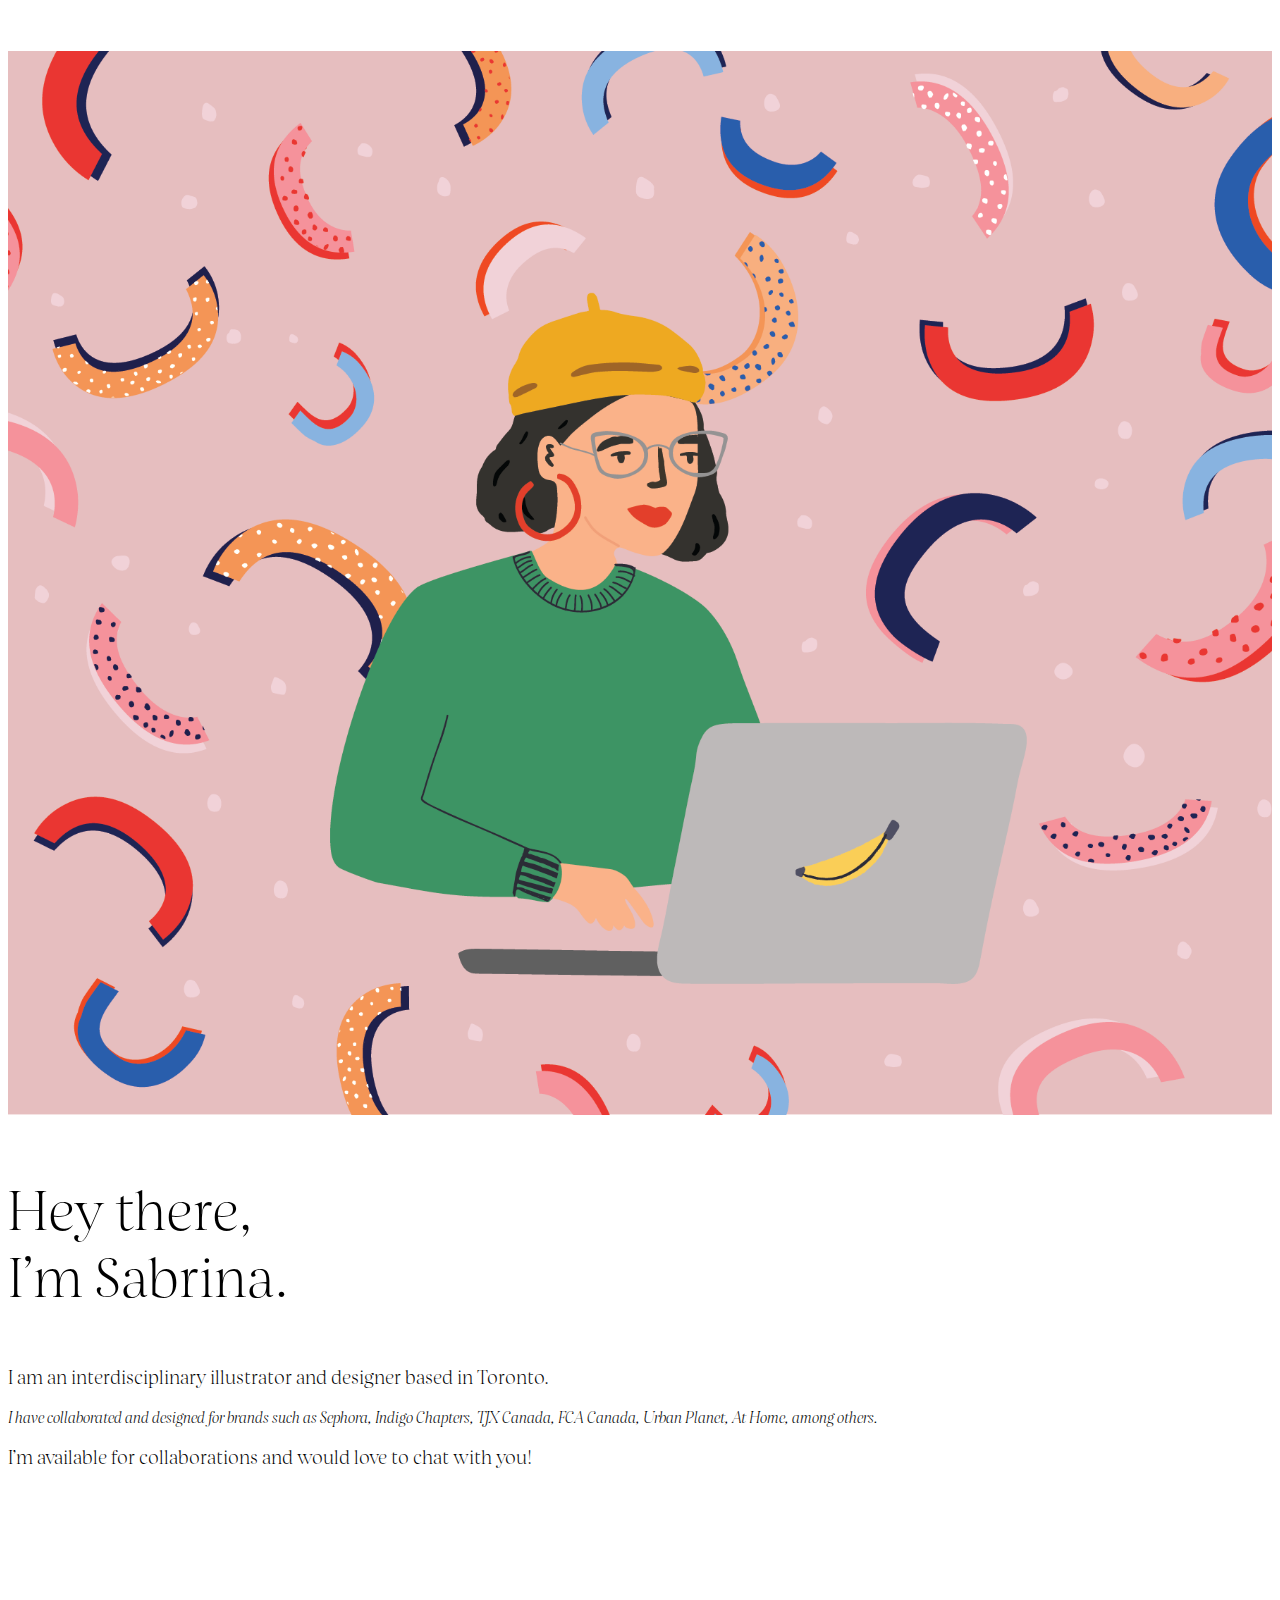
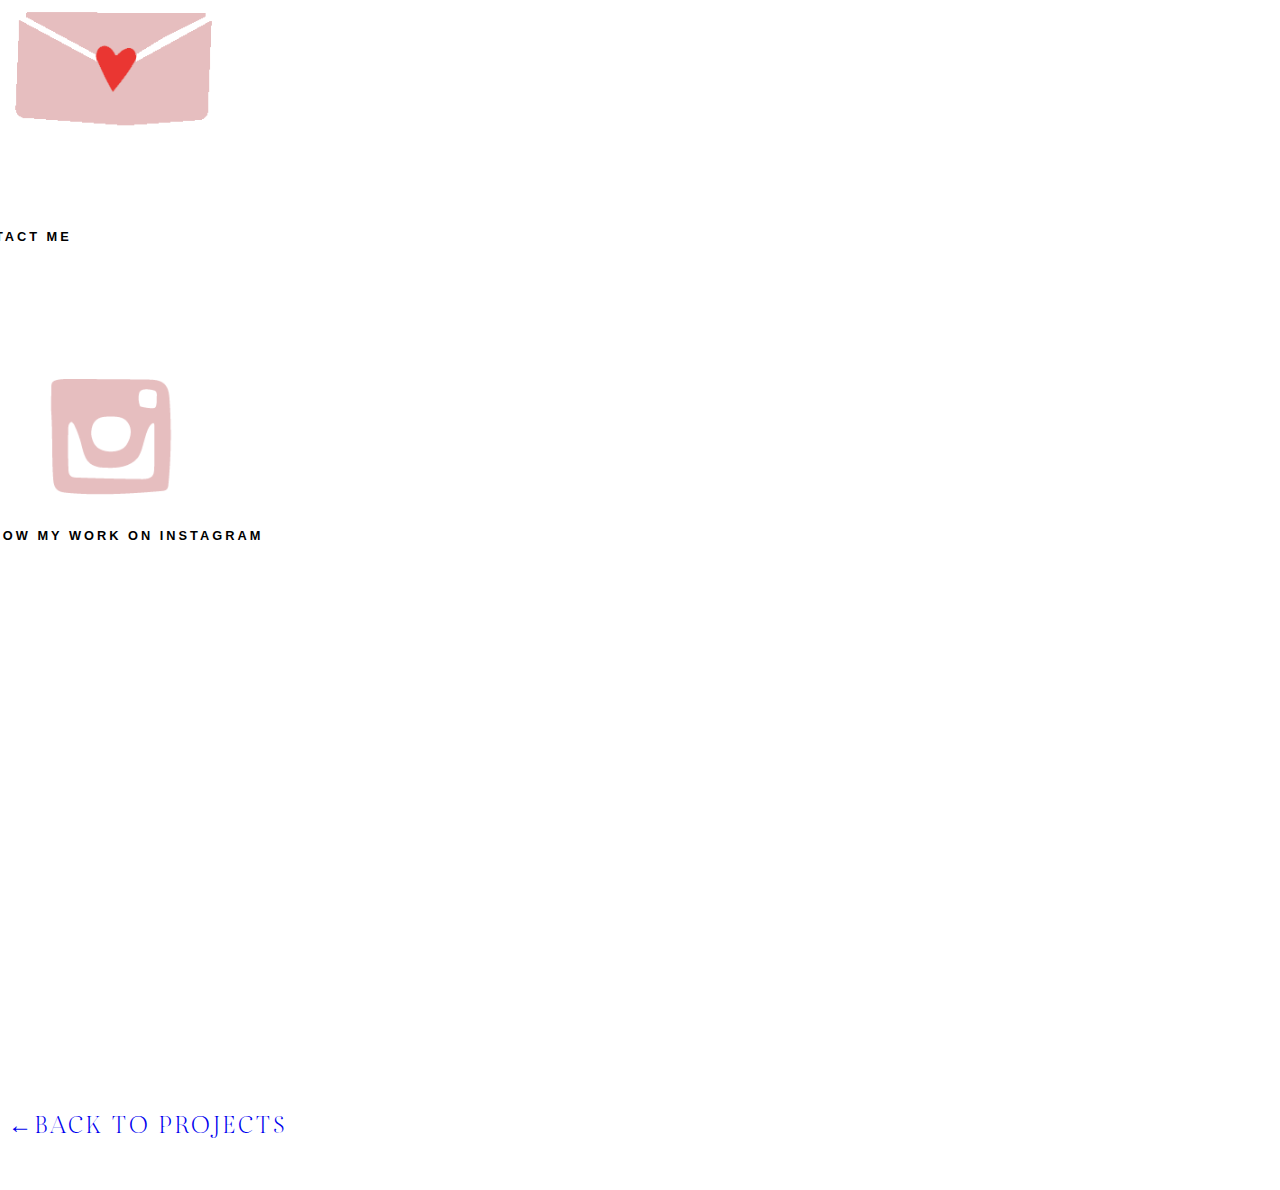
<file: pages/about/about.html>
<!DOCTYPE html>
<html lang="en">

<head>
    <meta charset="UTF-8">
    <meta name="viewport" content="width=device-width, initial-scale=1.0">
    <link rel="stylesheet" href="styles.css" type="text/css;charset=UTF-8">
    <link rel="stylesheet" href="../sharedstyles.css" type="text/css;charset=UTF-8">
    <link rel="stylesheet" href="https://stackpath.bootstrapcdn.com/bootstrap/4.5.0/css/bootstrap.min.css"
        integrity="sha384-9aIt2nRpC12Uk9gS9baDl411NQApFmC26EwAOH8WgZl5MYYxFfc+NcPb1dKGj7Sk" crossorigin="anonymous">
    <script src="https://stackpath.bootstrapcdn.com/bootstrap/4.5.0/js/bootstrap.min.js"
        integrity="sha384-OgVRvuATP1z7JjHLkuOU7Xw704+h835Lr+6QL9UvYjZE3Ipu6Tp75j7Bh/kR0JKI"
        crossorigin="anonymous"></script>
    <title>About me</title>
    <link rel="shortcut icon" href="./../../Untitled-2-01.png">
</head>

<body class="white col-md-12">
    <div class="row no-gutters contenedor">
        <div class="img col-xl-6 my-auto">
            <img src="./img/ABOUT-04.png" width="100%" class=" my-auto" alt="">
        </div>
        <div class="info col-xl-3 col-md-12 offset-2 my-auto mx-auto">
            <p class="presentacion">
                Hey there,<br>
                I’m Sabrina.</p>
            <p class="descripcion1">I am an interdisciplinary illustrator and designer based in Toronto.</p>
            <p class="descripcion2">I have collaborated and designed for brands such as Sephora, Indigo Chapters, TJX
                Canada, FCA Canada, Urban Planet, At Home, among others.</p>
            <p class="descripcion3">I’m available for collaborations and would love to chat with you!</p>
            
            <div class="row">
                <div class="col-2 my-auto" style="display: flex;">
                    <a href="mailto:sllorente91@gmail.com" class="text-decoration-none text-reset">
                        <img src="./img/icon-05.png" class="icon my-auto mx-auto w-sm-100">
                    </a>
                </div>
                <div class="col-10 my-auto no-gutters" style="display: flex; margin-left: -4%;">
                    <p class="mail my-auto">CONTACT ME</p><br>
                </div>
            </div>

            <div class="row">
                <div class="col-2 my-auto" style="display: flex;">
                    <a href="https://www.instagram.com/sabrinallorente/" class="text-decoration-none text-reset">
                        <img src="./img/icon-06.png" class="icon my-auto mx-auto" width="90%">
                    </a>
                </div>
                <div class="col-10 my-auto no-gutters" style="display:flex; margin-left: -4%;">
                    <p class="instagram my-auto">FOLLOW MY WORK ON INSTAGRAM</p><br>
                </div>
            </div>

            <div class="row">
                <div class="col-12 my-auto" style="display: flex;">
                    <a href="../../index.html#projects" class="goback text-decoration-none text-reset">←BACK TO PROJECTS</a>
                </div>
            </div>

            

        </div>
    </div>

</body>

</html>
</file>
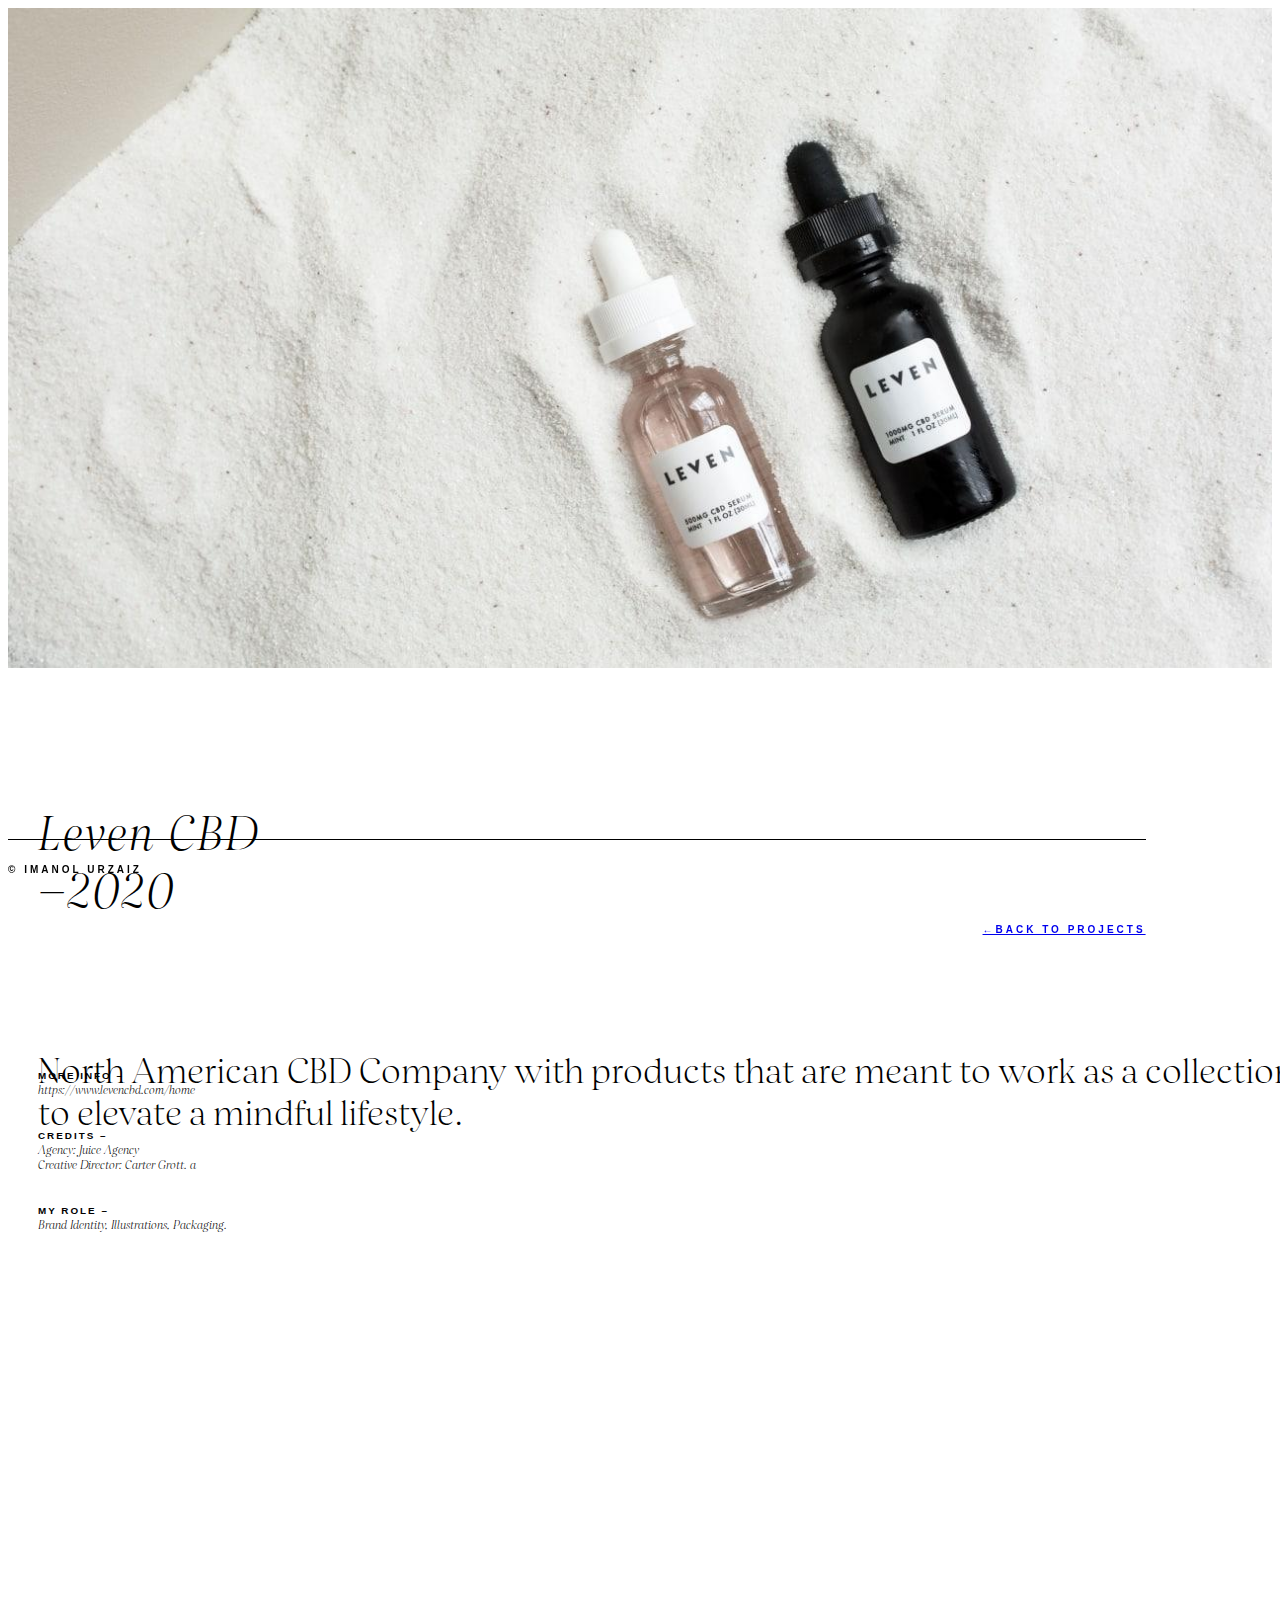
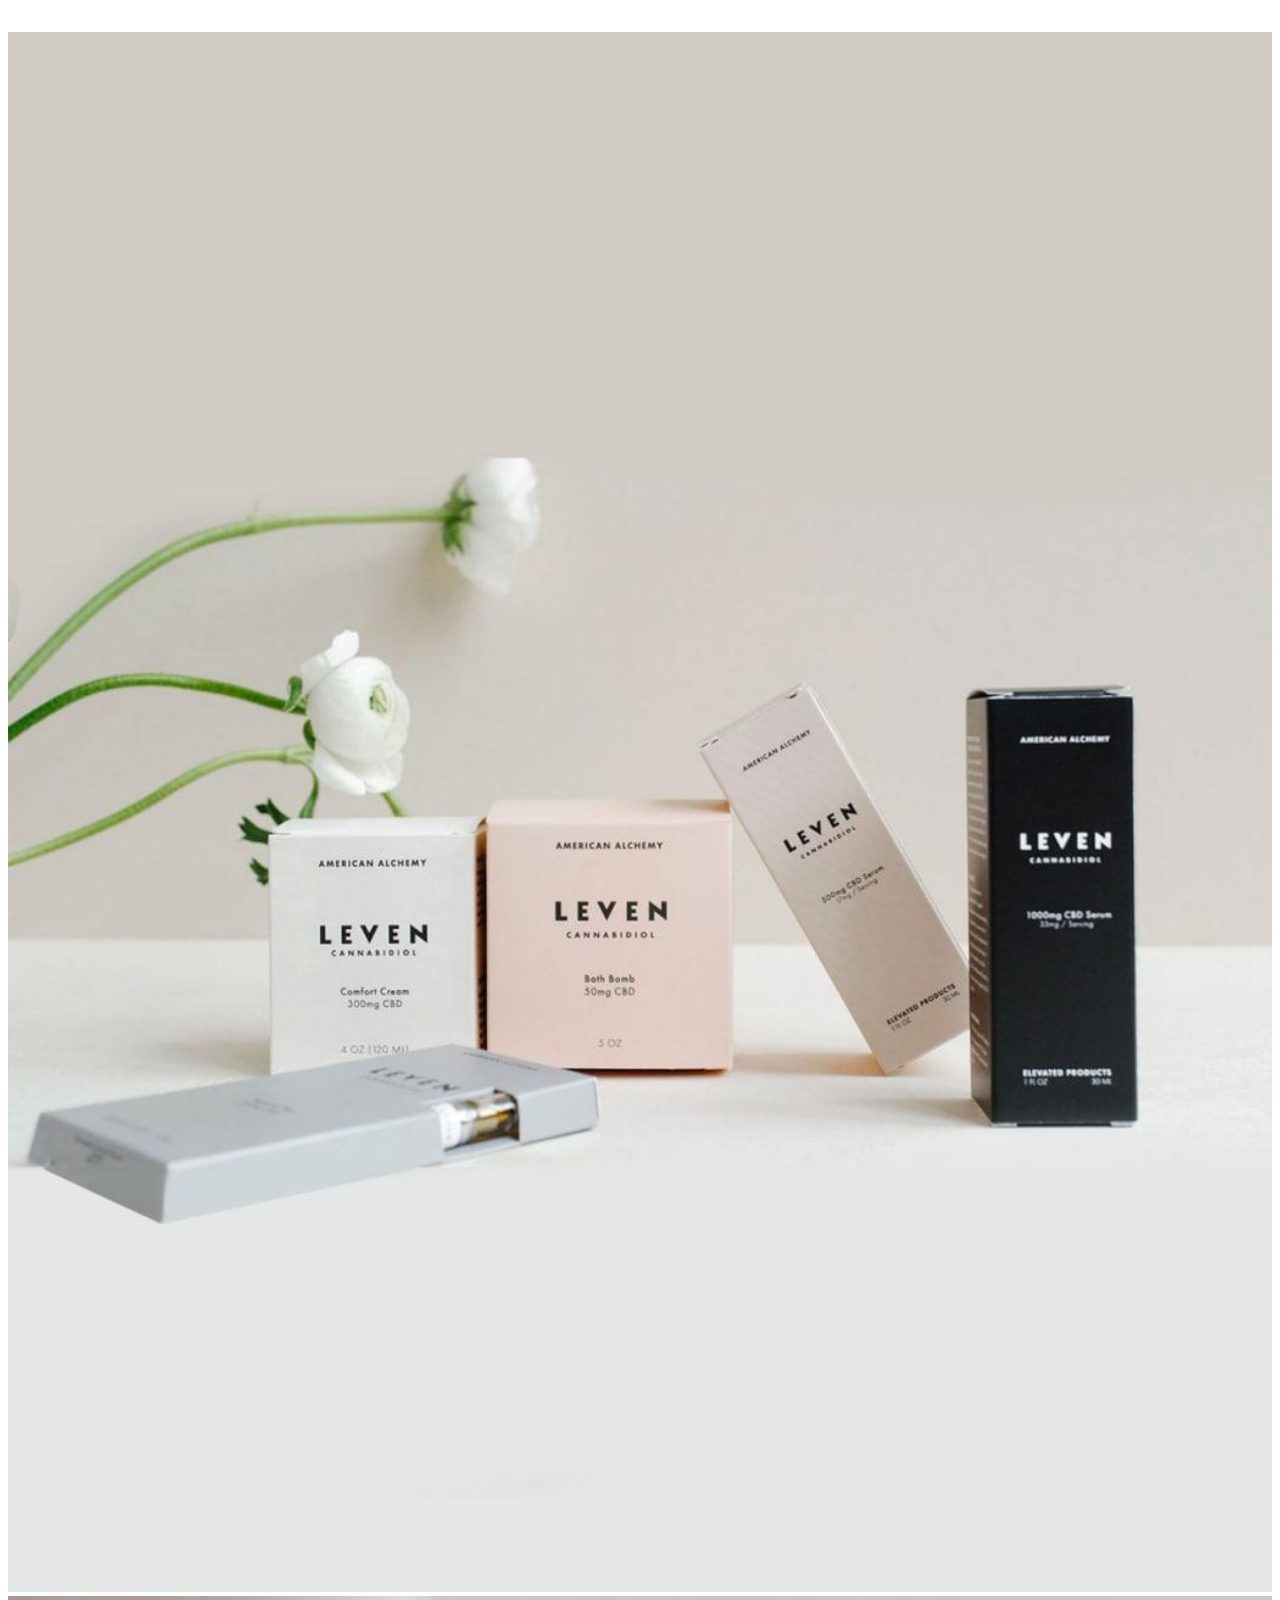
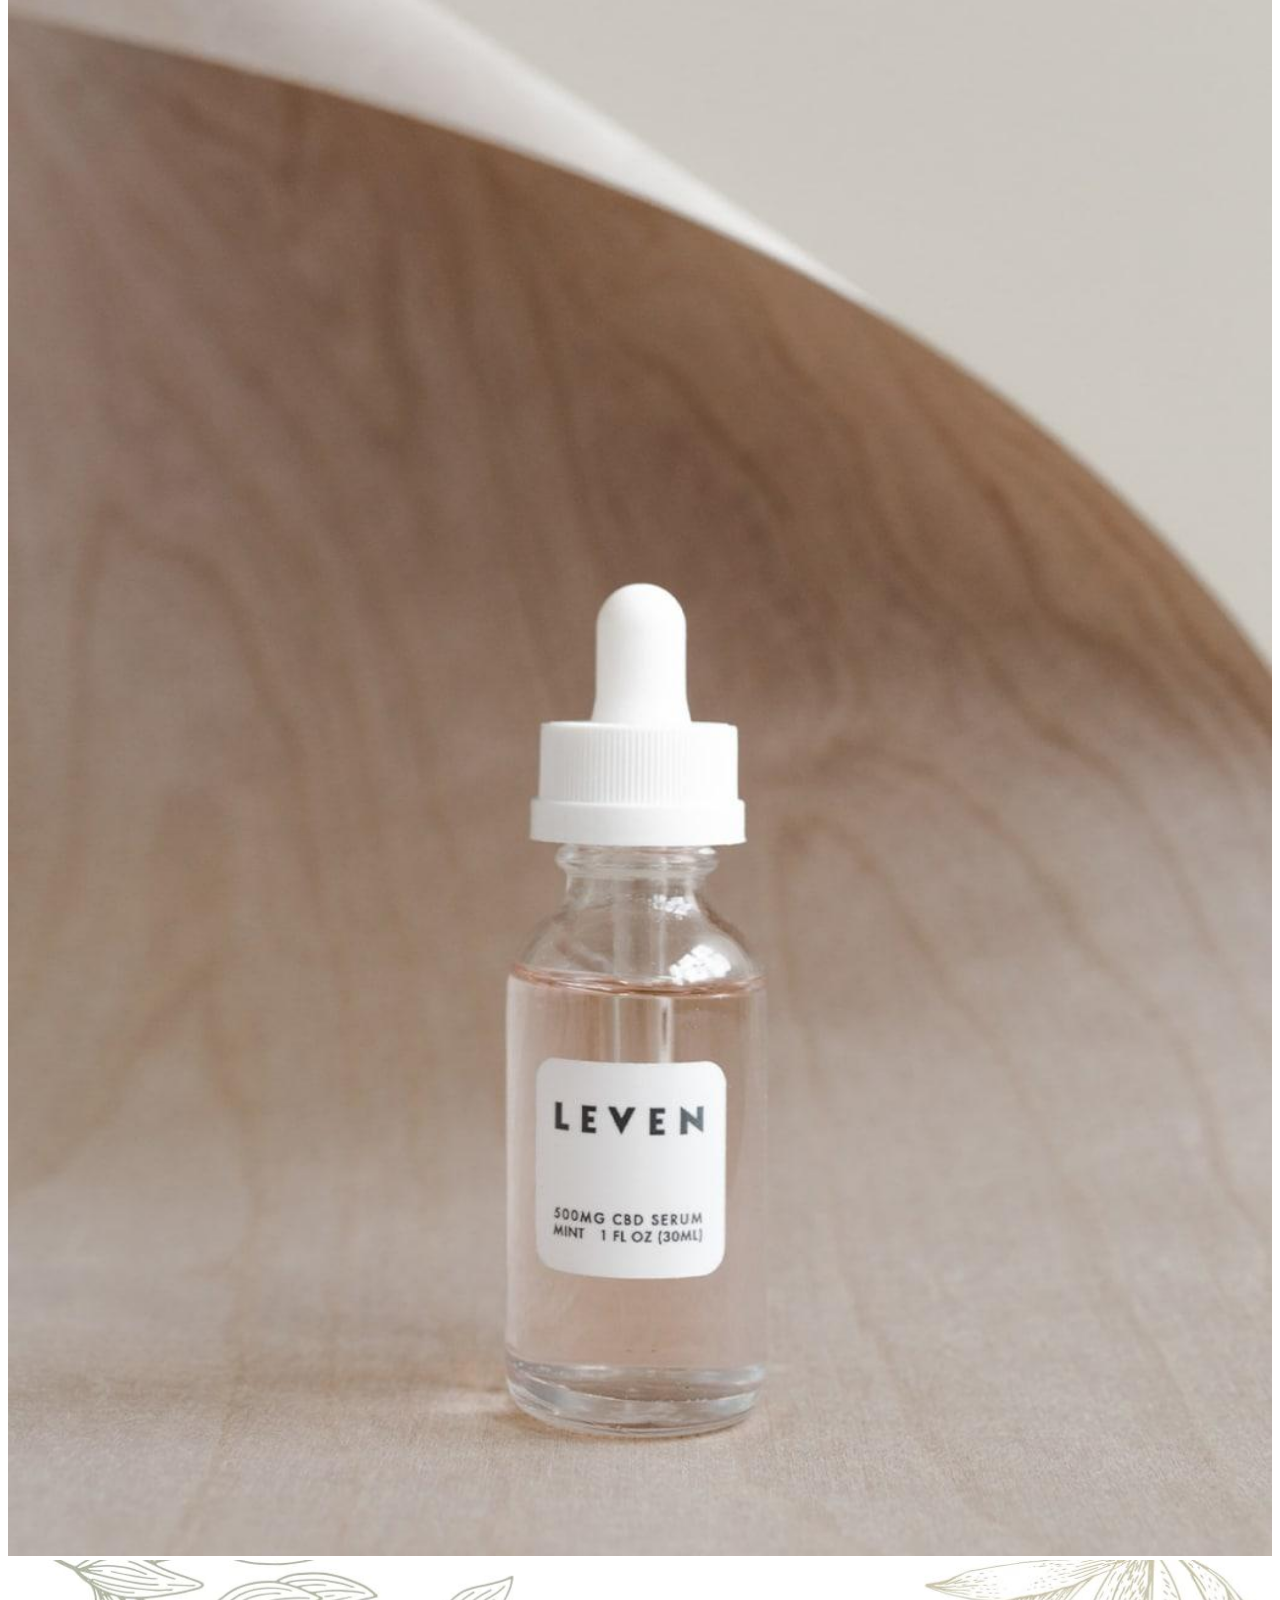
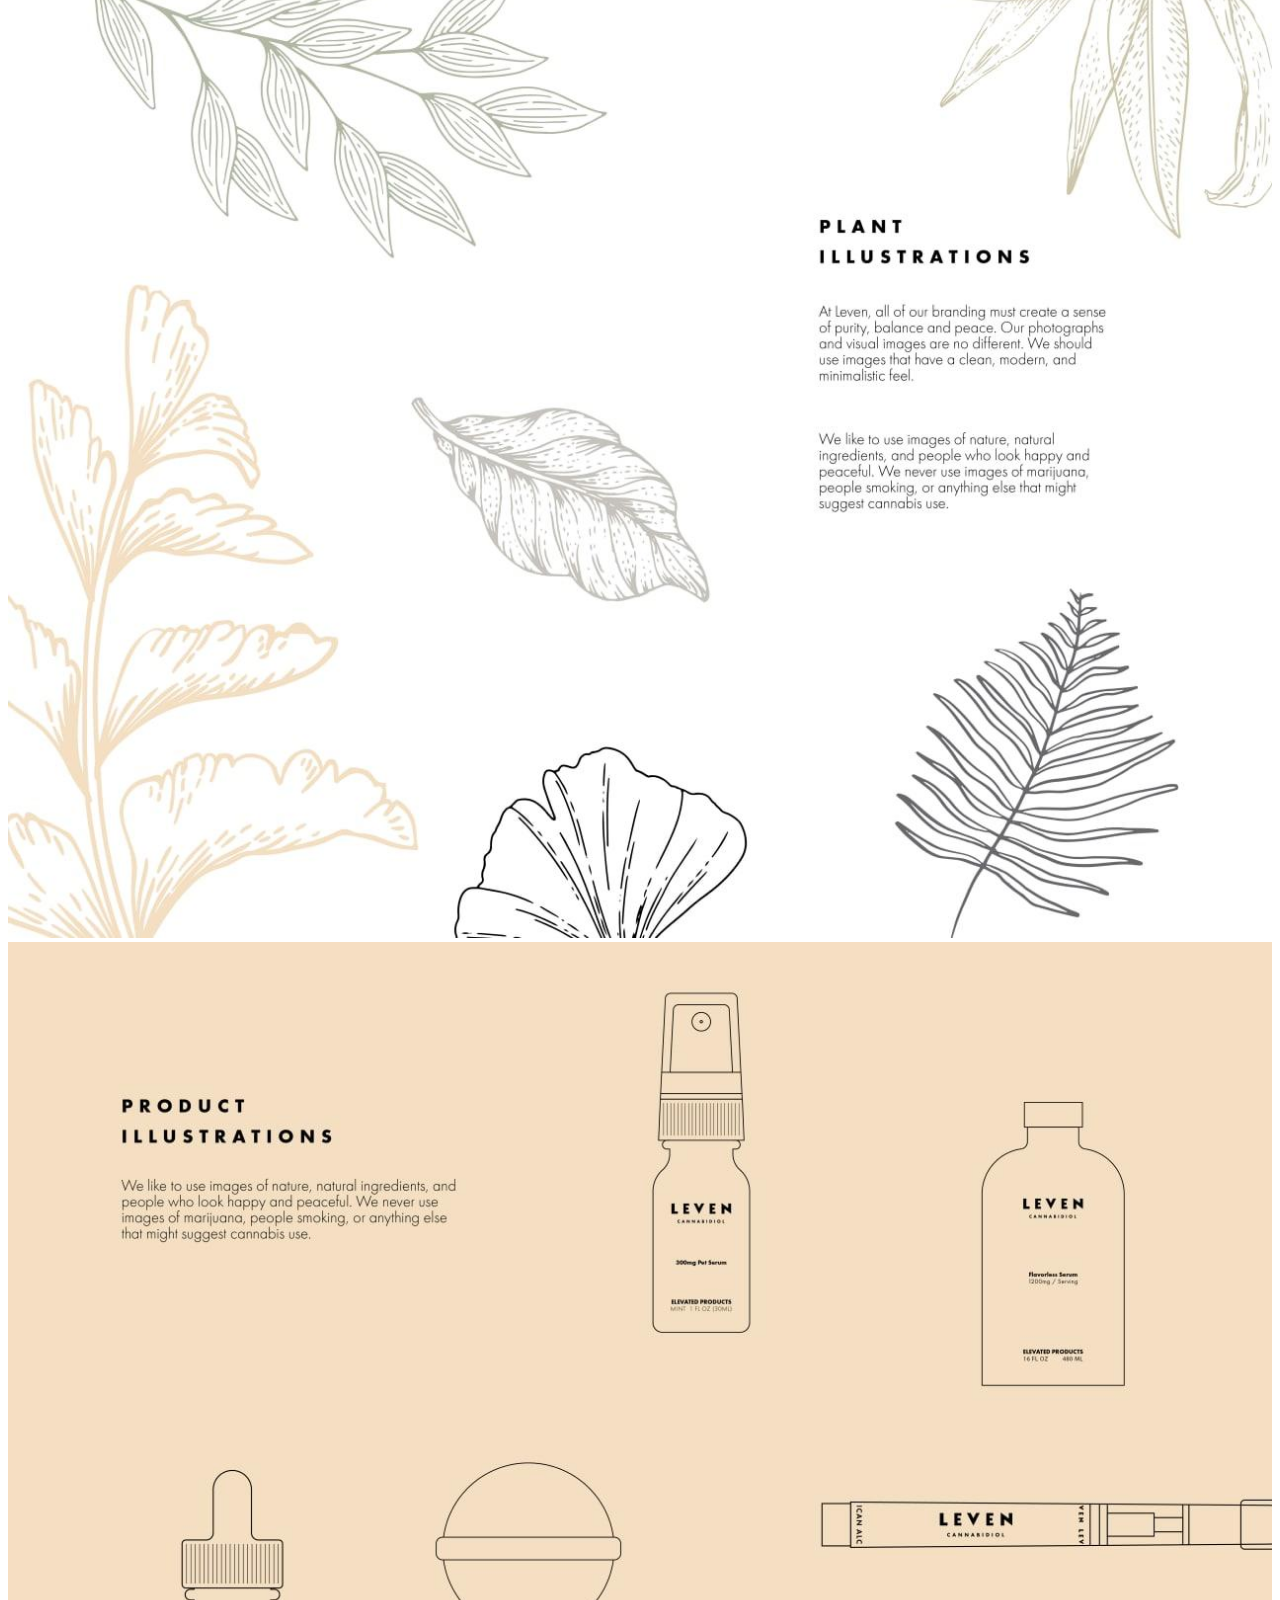
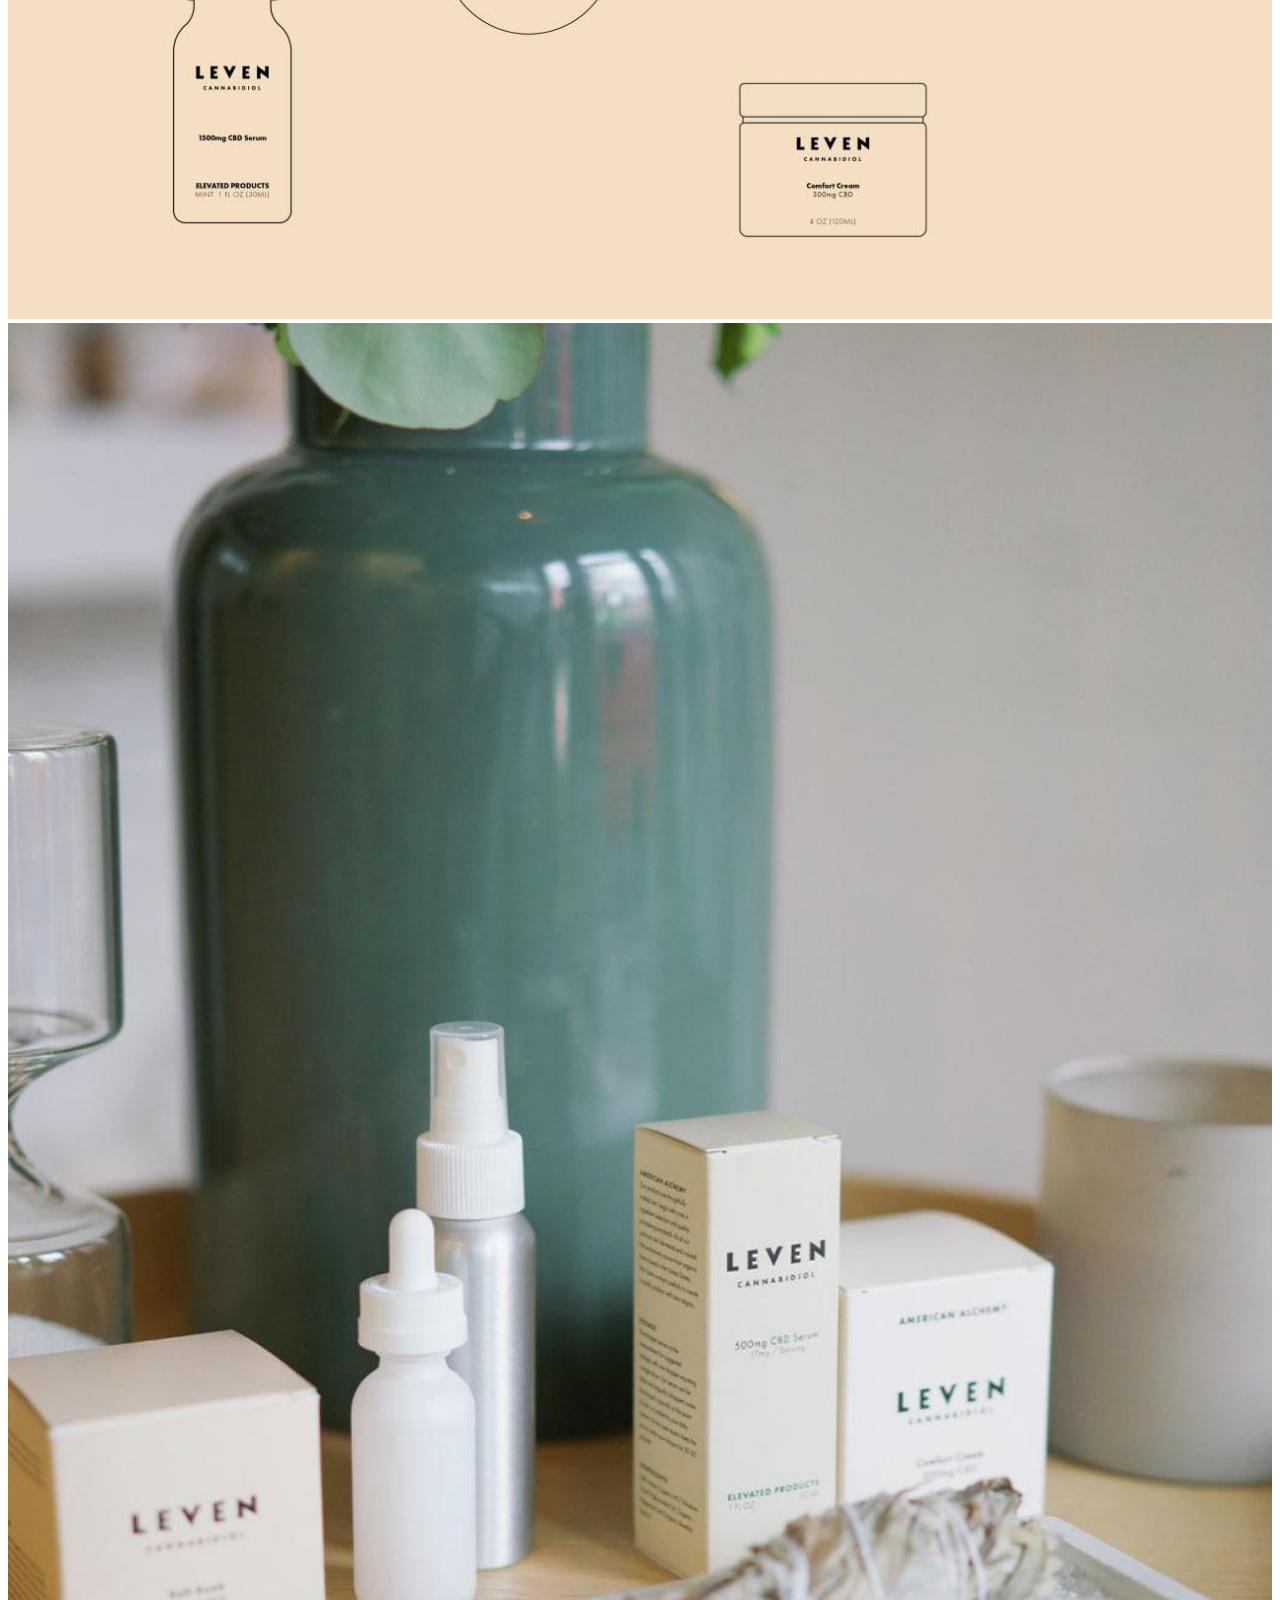
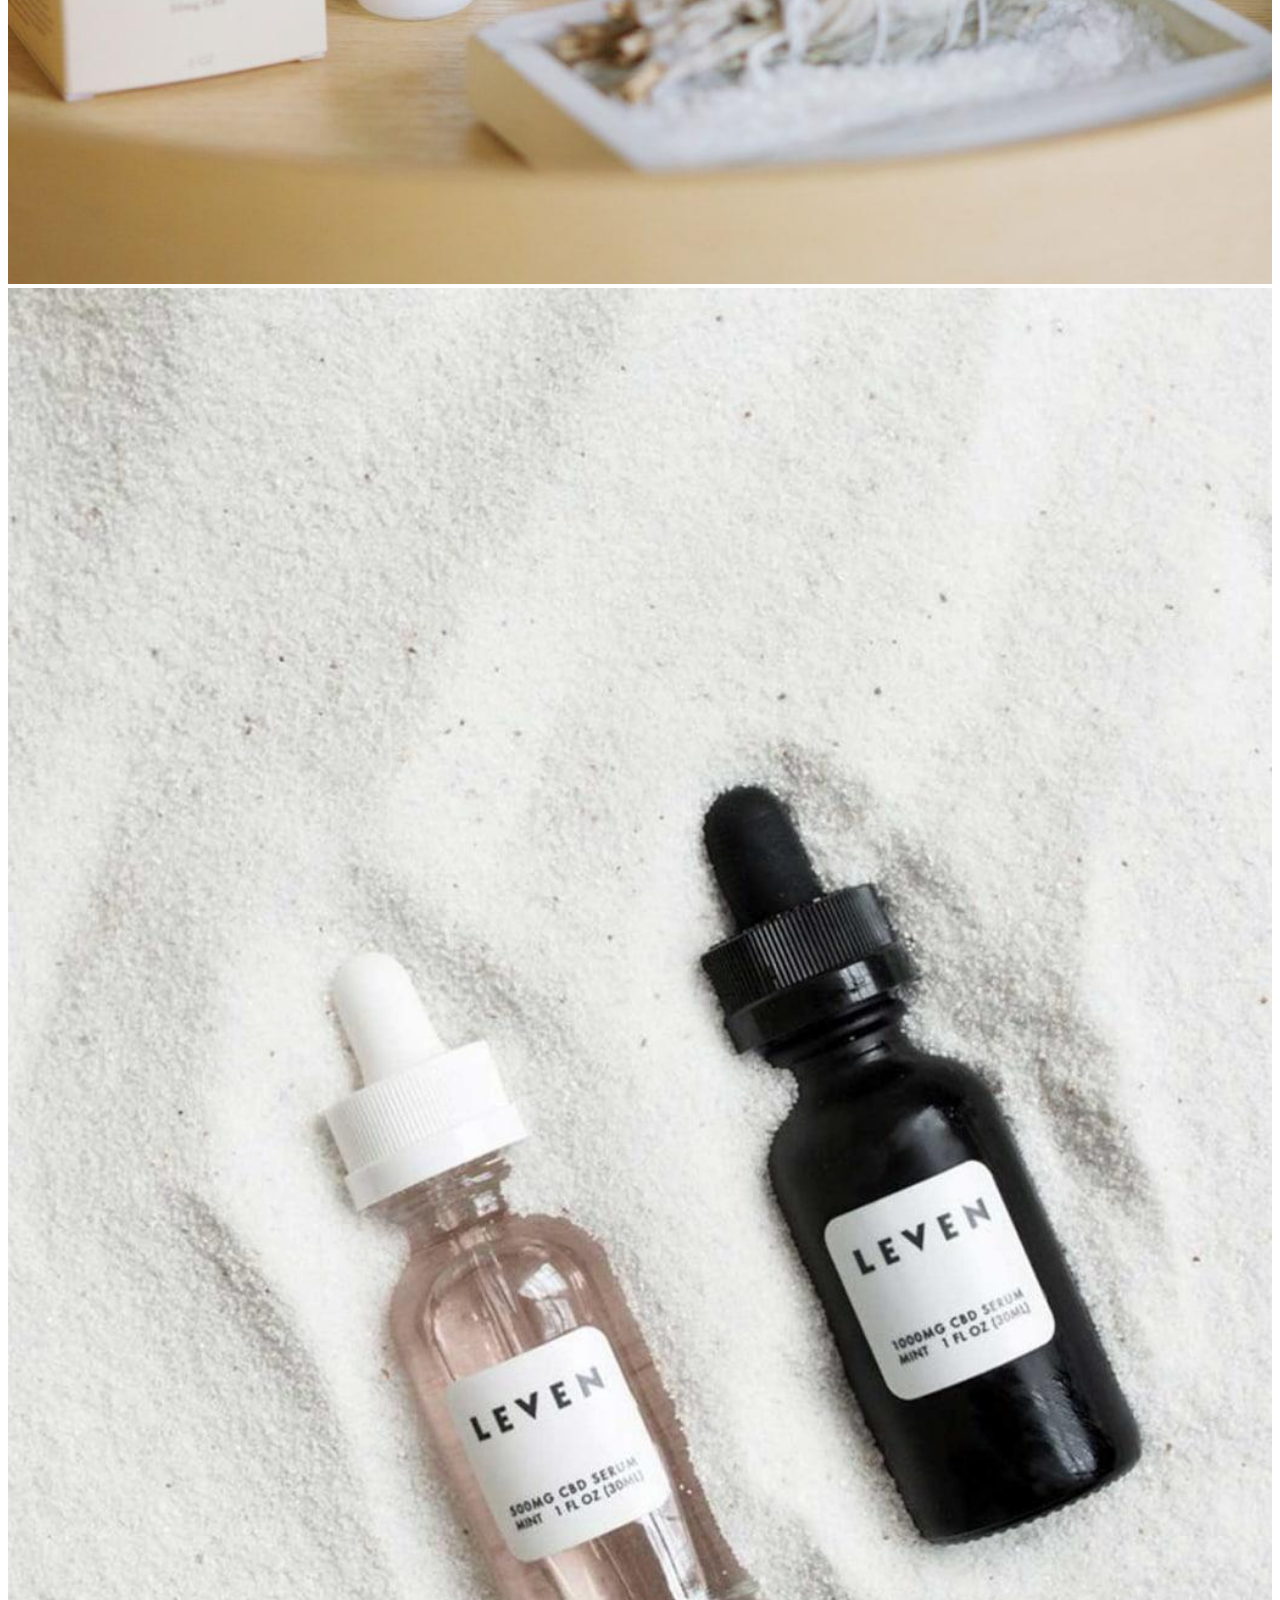
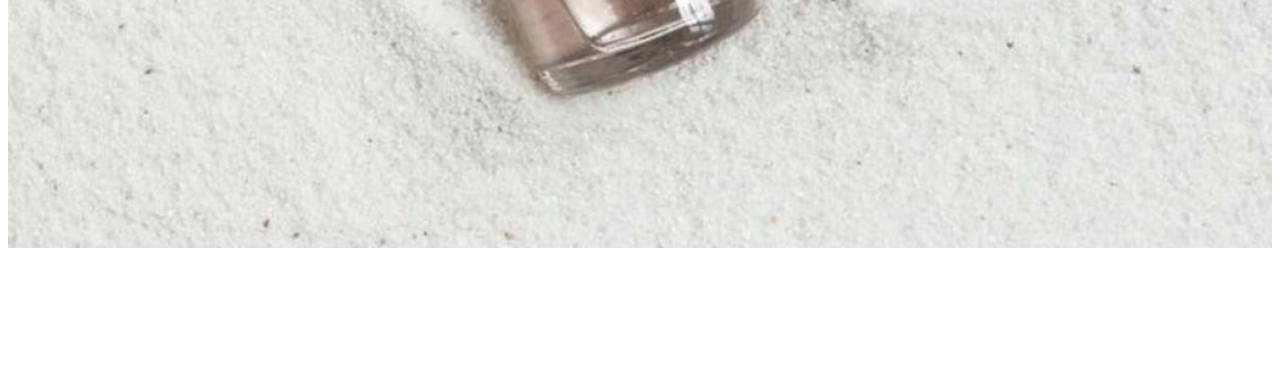
<file: pages/leven-CBD/leven-CBD.html>
<!DOCTYPE html>
<html lang="en">
<head>
    <meta charset="UTF-8">
    <meta name="viewport" content="width=device-width, initial-scale=1.0">
    <link rel="stylesheet" href="styles.css" type="text/css;charset=UTF-8">    
    <link rel="stylesheet" href="../sharedstyles.css" type="text/css;charset=UTF-8">  
    <link rel="stylesheet" href="https://stackpath.bootstrapcdn.com/bootstrap/4.5.0/css/bootstrap.min.css" integrity="sha384-9aIt2nRpC12Uk9gS9baDl411NQApFmC26EwAOH8WgZl5MYYxFfc+NcPb1dKGj7Sk" crossorigin="anonymous">
    <script src="https://stackpath.bootstrapcdn.com/bootstrap/4.5.0/js/bootstrap.min.js" integrity="sha384-OgVRvuATP1z7JjHLkuOU7Xw704+h835Lr+6QL9UvYjZE3Ipu6Tp75j7Bh/kR0JKI" crossorigin="anonymous"></script>
    <title>Sabrina Llorente</title>
    <link rel="shortcut icon" href="./../../Untitled-2-01.png">
</head>
<body>
    <div class="col-12 mx-auto">

        <div class="row">
            <div class="col-md-12">
                <img src="img/banner.jpg" width= 100% alt="banner">
            </div>
        </div>

        <div class="row">
            <div class="col-md-4 col-offset-2 container">
                <p class="title">
                    Leven CBD
                    <br>
                    –2020
                </p>
            </div>
            
            <div class="col-md-5 col-offset-1  container">
                <p class="description">
                    North American CBD Company with products that are meant to work as a collection to elevate a mindful lifestyle. <br>
                </p>
                <p class="credits">
                    <span class="credit-title"> MORE INFO –</span> <br>
                    https://www.levencbd.com/home
                    <br> <br><br>
                    <span class="credit-title"> CREDITS –</span> <br>
                    Agency: Juice Agency <br>
                    Creative Director: Carter Grott.
a
                    <br> <br><br>
                    <span class="credit-title"> MY ROLE –</span> <br>
                    Brand Identity, Illustrations, Packaging.
                </p>
            </div>
        </div>
        <div class="container-works col-md-12 no-gutters">
            <div class="row my-sm-5 mx-auto">                
                <div class="col-sm-6 my-auto">                
                    <img src="./img/1.jpg" alt="" width="100%" class="px-1 mx-auto my-5">
                </div>
                <div class="col-sm-6 my-auto">
                    <img src="./img/2.jpg" alt="" width="100%" class="px-1 mx-auto">
                </div>
            </div>
            <div class="row my-sm-5 mx-auto">
                <div class="col-sm-12 my-auto"> 
                    <img src="./img/guideline1.jpg" alt="" width="100%" class="px-1 mx-auto my-5"> 
                </div>
            </div>
            <div class="row my-sm-5 mx-auto">
                <div class="col-sm-12 my-auto"> 
                    <img src="./img/guideline2.jpg" alt="" width="100%" class="px-1 mx-auto"> 
                </div>
            </div>
            <div class="row my-sm-5 mx-auto">                
                <div class="col-sm-6 my-auto">                
                    <img src="./img/3.jpg" alt="" width="100%" class="px-1 mx-auto my-5">
                </div>
                <div class="col-sm-6 my-auto">
                    <img src="./img/4.jpg" alt="" width="100%" class="px-1 mx-auto my-auto">
                </div>
            </div>
            
            
        </div>

        <footer class="footer mx-auto">
            <div class="row no-gutters">
                <div class="autorPagina col-3">
                    © IMANOL URZAIZ
                </div>            
                <div class="backToProjects col-9">
                    <a href="../../index.html#projects" class="text-decoration-none text-reset">
                        ←BACK TO PROJECTS
                    </a>
                </div>
            </div>
        </footer>
            
        

        
    </div>
    
</body>
</html>
</file>
<file: pages/about/styles.css>
@font-face {
	font-family: "SephoraDisplayBook";
	src: url("../../fonts/SephoraSerifDisplayDigital-Book.otf");
  }
@font-face {
    font-family: "SephoraDisplayLightItalic";
    src: url("../../fonts/SephoraSerifDisplayDigital-LightItalic.otf");
}
@font-face {
	font-family: "SephoraDisplayLight";
	src: url("../../fonts/SephoraSerifDisplayDigital-Light.otf");
  }

.presentacion{
    font-family: "SephoraDisplayLight" !important;
    height: 100%;
	width: 100%;
    text-align: left;
    font-size: 350%;
    font-weight: 500;
}
.descripcion1{
    font-family: "SephoraDisplayLight";
    font-size: 120%;
}
.descripcion2{
    font-family: "SephoraDisplayLightItalic";
    font-size: 100%;
}
.descripcion3{
    font-family: "SephoraDisplayLight";
    font-size: 120%;
    margin-bottom: 10%;
}
.mail{
    font-family: "futura-pt-bold", FuturaStd-Bold, sans-serif;
    font-size: 80%;
    letter-spacing: 3px; 
    text-transform: uppercase;
    font-weight: 700;
    margin: 0;
    padding: 0;
    color: black;
    margin-top: 7%;
    margin-bottom: 5%;
}
.instagram{
    font-family: "futura-pt-bold", FuturaStd-Bold, sans-serif;
    font-size: 80%;
    letter-spacing: 3px; 
    text-transform: uppercase;
    font-weight: 700;
    margin: 0;
    padding: 0;
    color: black;
    margin-bottom: 20%;
    margin-top: 2%;
}
.goback{
    text-decoration: none;
    text-align: center;
    font-size: 150%;
    font-family: "SephoraDisplayLight" !important;
    letter-spacing: 3px;
    margin-top:20% !important;

}
.icon{
    float: left;
    width: 90% !important;
}
.row{
    margin-top: 4%;
    margin-bottom: 4%;
}


@media screen and (max-width:1200px){
    .info{
        max-width: 80% !important;
    }
    .presentacion{
        font-family: "SephoraDisplayLight" !important;
        height: 100%;
        width: 100%;
        text-align: left;
        font-size: 350%;
        font-weight: 500;
        margin-top: 5%;
    }
    .descripcion1{
        font-family: "SephoraDisplayLight";
        font-size: 150%;
    }
    .descripcion2{
        font-family: "SephoraDisplayLightItalic";
        font-size: 150%;
    }
    .descripcion3{
        font-family: "SephoraDisplayLight";
        font-size: 150%;
        margin-bottom: 10% !important;
    }
    .mail{
        font-family: "futura-pt-bold", FuturaStd-Bold, sans-serif;
        font-size: 65%;
        letter-spacing: 3px; 
        text-transform: uppercase;
        font-weight: 700;
        margin-left: 0;
        padding: 0;
        color: black;
        vertical-align: center !important;
        margin-left: -5%;
        
    }
    .instagram{
        font-family: "futura-pt-bold", FuturaStd-Bold, sans-serif;
        font-size: 65%;
        letter-spacing: 3px; 
        text-transform: uppercase;
        font-weight: 700;
        margin: 0;
        padding: 0;
        color: black;
        margin-bottom: 20%;
        margin-top: 3%;
        margin-left: -5%;
    }
    .goback{
        text-decoration: none;
        font-size: 150%;
        font-family: "SephoraDisplayLight" !important;
        letter-spacing: 3px;
        margin-top:10% !important;
    
    }
    .icon{
        float: left;
        width: 40% !important;
    }
    .row{
        margin-top: 4%;
        margin-bottom: 4%;
    }

    @media screen and (max-width:768px){
        .info{
            max-width: 80% !important;
        }
        .presentacion{
            font-family: "SephoraDisplayLight" !important;
            height: 100%;
            width: 100%;
            text-align: left;
            font-size: 350%;
            font-weight: 500;
            margin-top: 5%;
        }
        .descripcion1{
            font-family: "SephoraDisplayLight";
            font-size: 150%;
        }
        .descripcion2{
            font-family: "SephoraDisplayLightItalic";
            font-size: 150%;
        }
        .descripcion3{
            font-family: "SephoraDisplayLight";
            font-size: 150%;
            margin-bottom: 10% !important;
        }
        .mail{
            font-family: "futura-pt-bold", FuturaStd-Bold, sans-serif;
            font-size: 65%;
            letter-spacing: 3px; 
            text-transform: uppercase;
            font-weight: 700;
            margin-left: 0;
            padding: 0;
            color: black;
            vertical-align: center !important;
            
        }
        .instagram{
            font-family: "futura-pt-bold", FuturaStd-Bold, sans-serif;
            font-size: 65%;
            letter-spacing: 3px; 
            text-transform: uppercase;
            font-weight: 700;
            margin: 0;
            padding: 0;
            color: black;
            margin-bottom: 20%;
            margin-top: 3%;
        }
        .goback{
            text-decoration: none;
            font-size: 150%;
            font-family: "SephoraDisplayLight" !important;
            letter-spacing: 3px;
            margin-top:10% !important;
        
        }
        .icon{
            float: left;
            width: 60% !important;
        }
        .row{
            margin-top: 4%;
            margin-bottom: 4%;
        }
        
    }

    @media screen and (max-width:400px){
        .info{
            max-width: 90% !important;
        }
        .presentacion{
            font-family: "SephoraDisplayLight" !important;
            height: 100%;
            width: 100%;
            text-align: left;
            font-size: 250%;
            font-weight: 500;
            margin-top: 5%;
        }
        .descripcion1{
            font-family: "SephoraDisplayLight";
            font-size: 120%;
        }
        .descripcion2{
            font-family: "SephoraDisplayLightItalic";
            font-size: 120%;
        }
        .descripcion3{
            font-family: "SephoraDisplayLight";
            font-size: 120%;
            margin-bottom: 10% !important;
        }
        .mail{
            font-family: "futura-pt-bold", FuturaStd-Bold, sans-serif;
            font-size: 65%;
            letter-spacing: 3px; 
            text-transform: uppercase;
            font-weight: 700;
            margin-left: 0;
            padding: 0;
            color: black;
            vertical-align: center !important;
            
        }
        .instagram{
            font-family: "futura-pt-bold", FuturaStd-Bold, sans-serif;
            font-size: 65%;
            letter-spacing: 3px; 
            text-transform: uppercase;
            font-weight: 700;
            margin: 0;
            padding: 0;
            color: black;
            margin-bottom: 20%;
            margin-top: 3%;
        }
        .goback{
            text-decoration: none;
            font-size: 150%;
            font-family: "SephoraDisplayLight" !important;
            letter-spacing: 3px;
            margin-top:10% !important;
        
        }
        .icon{
            float: left;
            width: 80% !important;
        }
        .row{
            margin-top: 4%;
            margin-bottom: 4%;
        }
        
    }
	
}
</file>
<file: pages/sharedstyles.css>
.credits{
    font-family: "SephoraDisplayLightItalic" !important;
    height: 100%;
	width: 100%;
    font-size: 78%;
    max-width: 70%;
    text-align: left;
    padding-top: -100px;
    padding-left: 30px !important;
    
}

.credit-title{
    font-family: Arial, Helvetica, sans-serif !important;
    font-weight: 800;
    letter-spacing: 2px;
    font-size: 79%;
    text-align: center;
    
}
.works{
    margin-top: 100px;
}
.container{
    margin-top:100px;
}
.footer {
    position: sticky;
    bottom: 0;
    margin: 0;
    padding: 0;
    width: 90%;
    height: 60px;
    line-height: 60px;
    background-color: transparent;
    border-top: 1px solid black;
}
.autorPagina{
    font-family: "futura-pt-bold", FuturaStd-Bold, sans-serif;
    font-size: 10px;
    letter-spacing: 3px; 
    text-transform: uppercase;
    font-weight: 700;
    margin: 0;
    padding: 0;
}
.backToProjects{
    font-family: "futura-pt-bold", FuturaStd-Bold, sans-serif;
    font-size: 10px;
    letter-spacing: 3px; 
    text-transform: uppercase;
    font-weight: 700;
    margin: 0;
    padding: 0;
    text-align: right;
}




@media screen and (max-width:768px){
	.credits{
        max-width: 100%;
        text-align: left;
        margin-top: -55px ;
        margin-bottom: 50px;
    }
    .container{
        margin-top: 150px ;
    }
    .autorPagina{
        visibility: hidden;
    }
}
</file>
<file: pages/leven-CBD/styles.css>
@charset "UTF-8";

@font-face {
	font-family: "SephoraDisplayBook";
	src: url("../../fonts/SephoraSerifDisplayDigital-Book.otf");
  }
@font-face {
	font-family: "SephoraDisplayLight";
	src: url("../../fonts/SephoraSerifDisplayDigital-Light.otf");
  }
@font-face {
	font-family: "SephoraDisplayLightItalic";
	src: url("../../fonts/SephoraSerifDisplayDigital-LightItalic.otf");
  }

.title{
    font-family: "SephoraDisplayLightItalic" !important;
    height: 100%;
	margin-top: 20px;
	padding-left: 30px !important;
	padding-top: 30px !important;
    text-align: left;
    font-size: 300%;
    letter-spacing: 3px;
    
}

.description{
    font-family: "SephoraDisplayLight" !important;
    height: 100%;
	width: 100%;
	margin-top: 20px;
	padding-left: 30px !important;
	padding-top: 30px !important;
    text-align: left;
    font-size: 220%;
}

.credits{
	margin-top: -100px;
	padding-left: 30px !important;
	
}

.goback{
    text-decoration: none;
    text-align: center;
    font-size: 260%;
    font-family: "SephoraDisplayLight" !important;
    letter-spacing: 3px;
    margin-top:150px;
    margin-bottom: 100px;
}

.container-works{
    margin-top: 400px;
}
div{
    margin:0px;
}



@media screen and (max-width:768px){
    .title,
    .description,
    .credits, 
    .credit-title{
        text-align: left;
    }

    .credits{
        text-align: right;
        margin-top: -110px !important;
    }
    .container-works{
        margin-top: 250px !important;
    }
    
}
</file>
